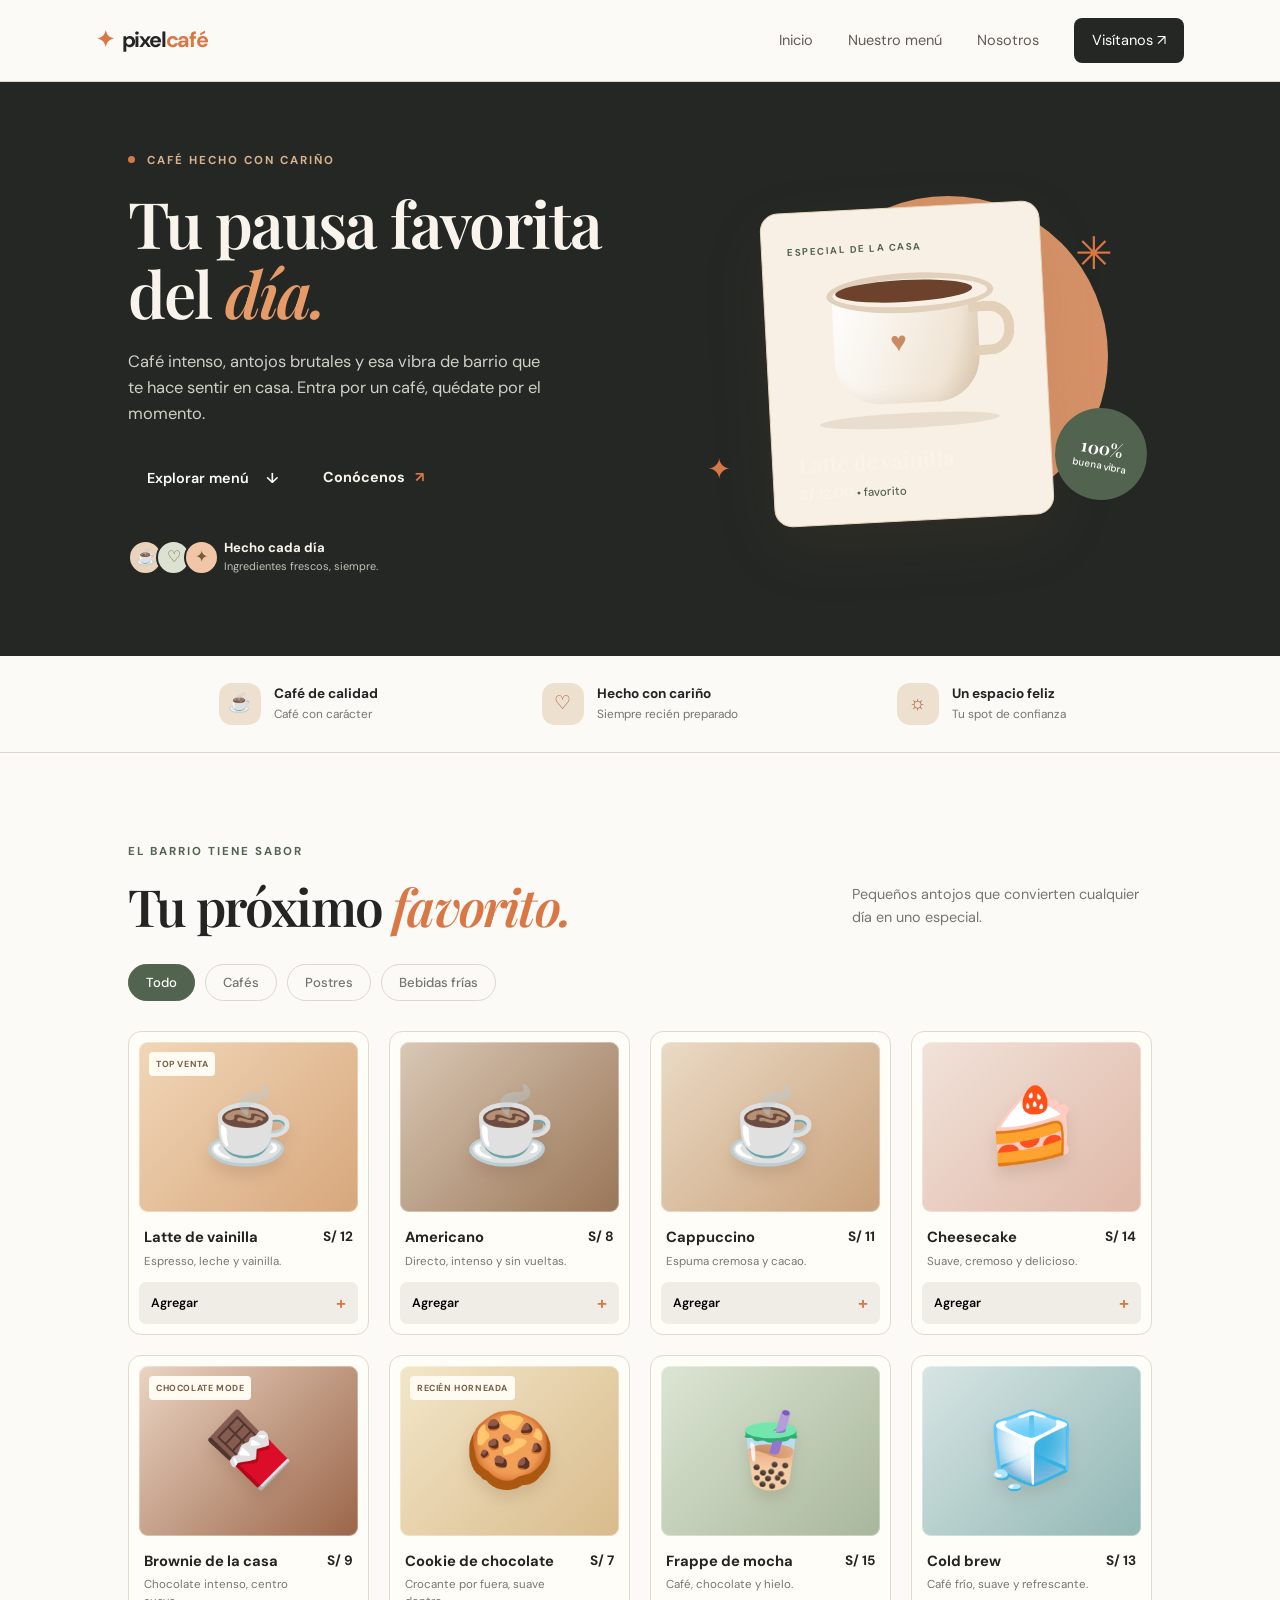
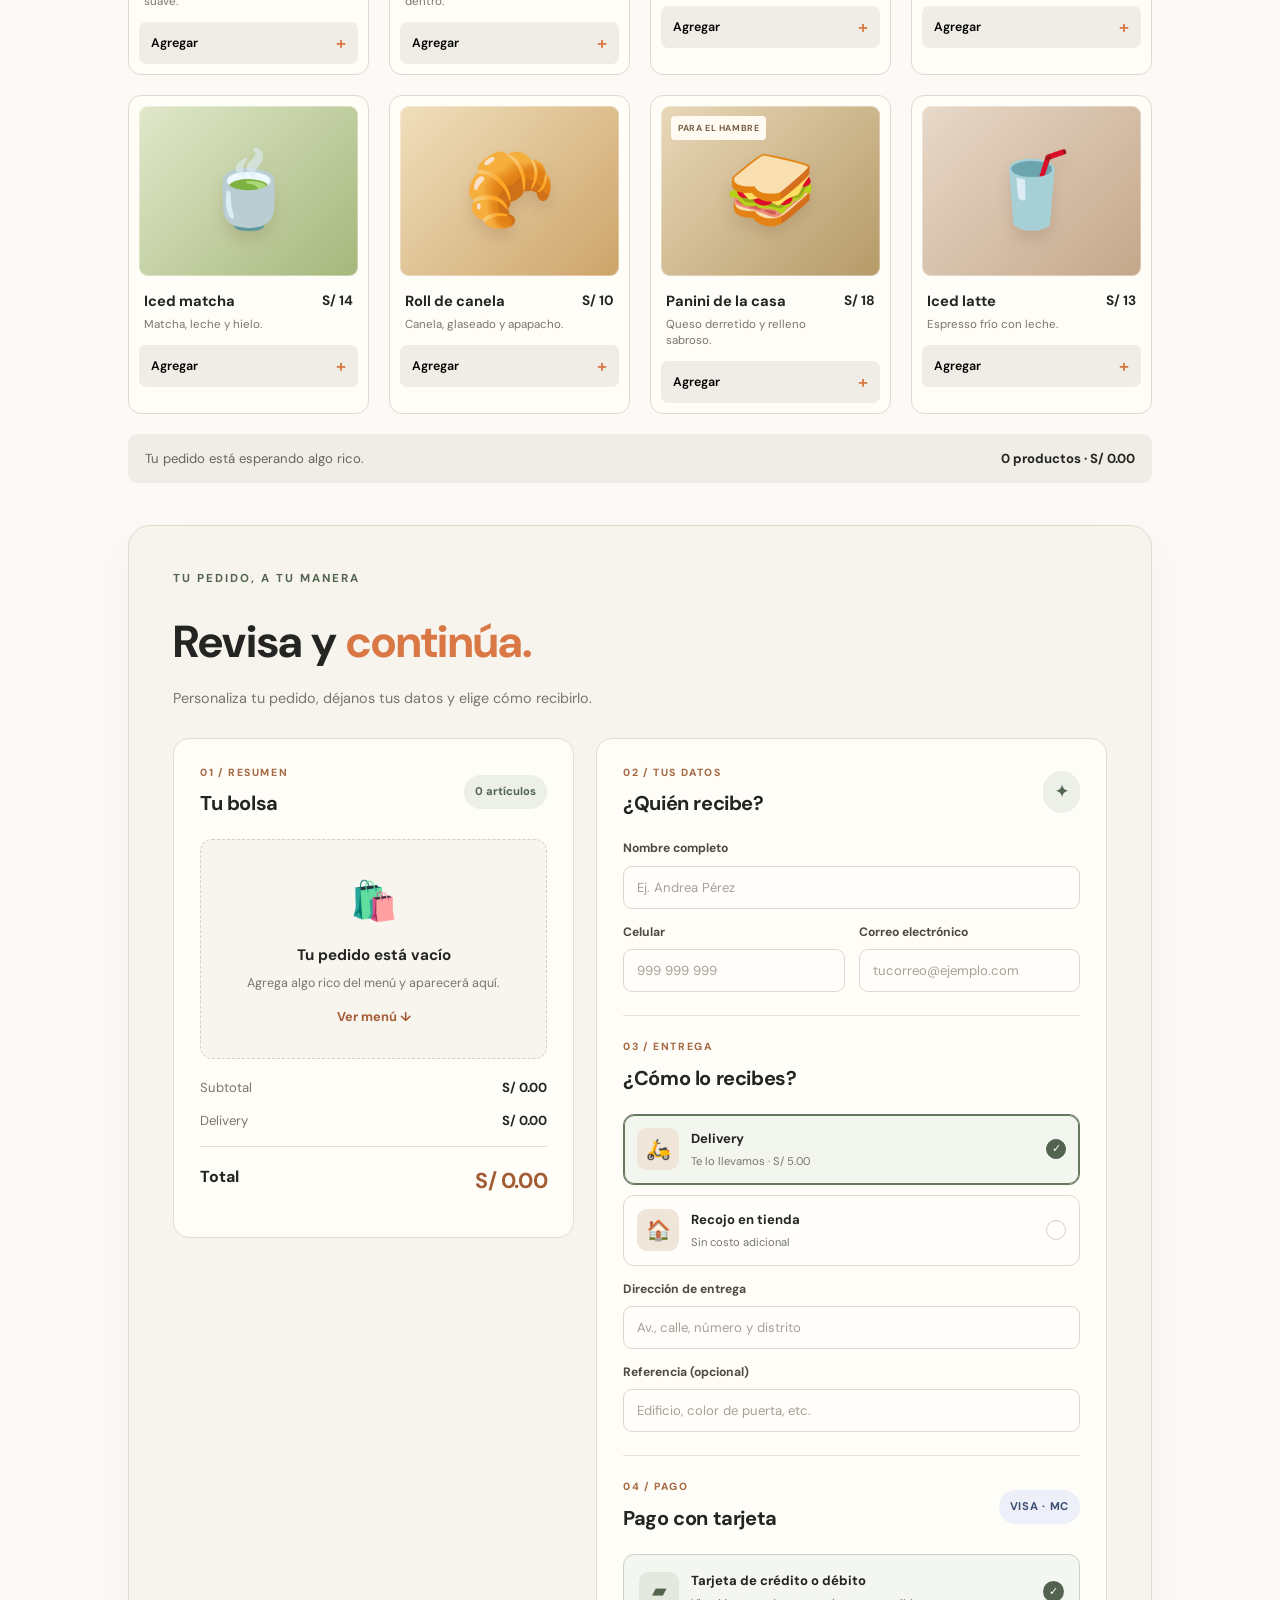
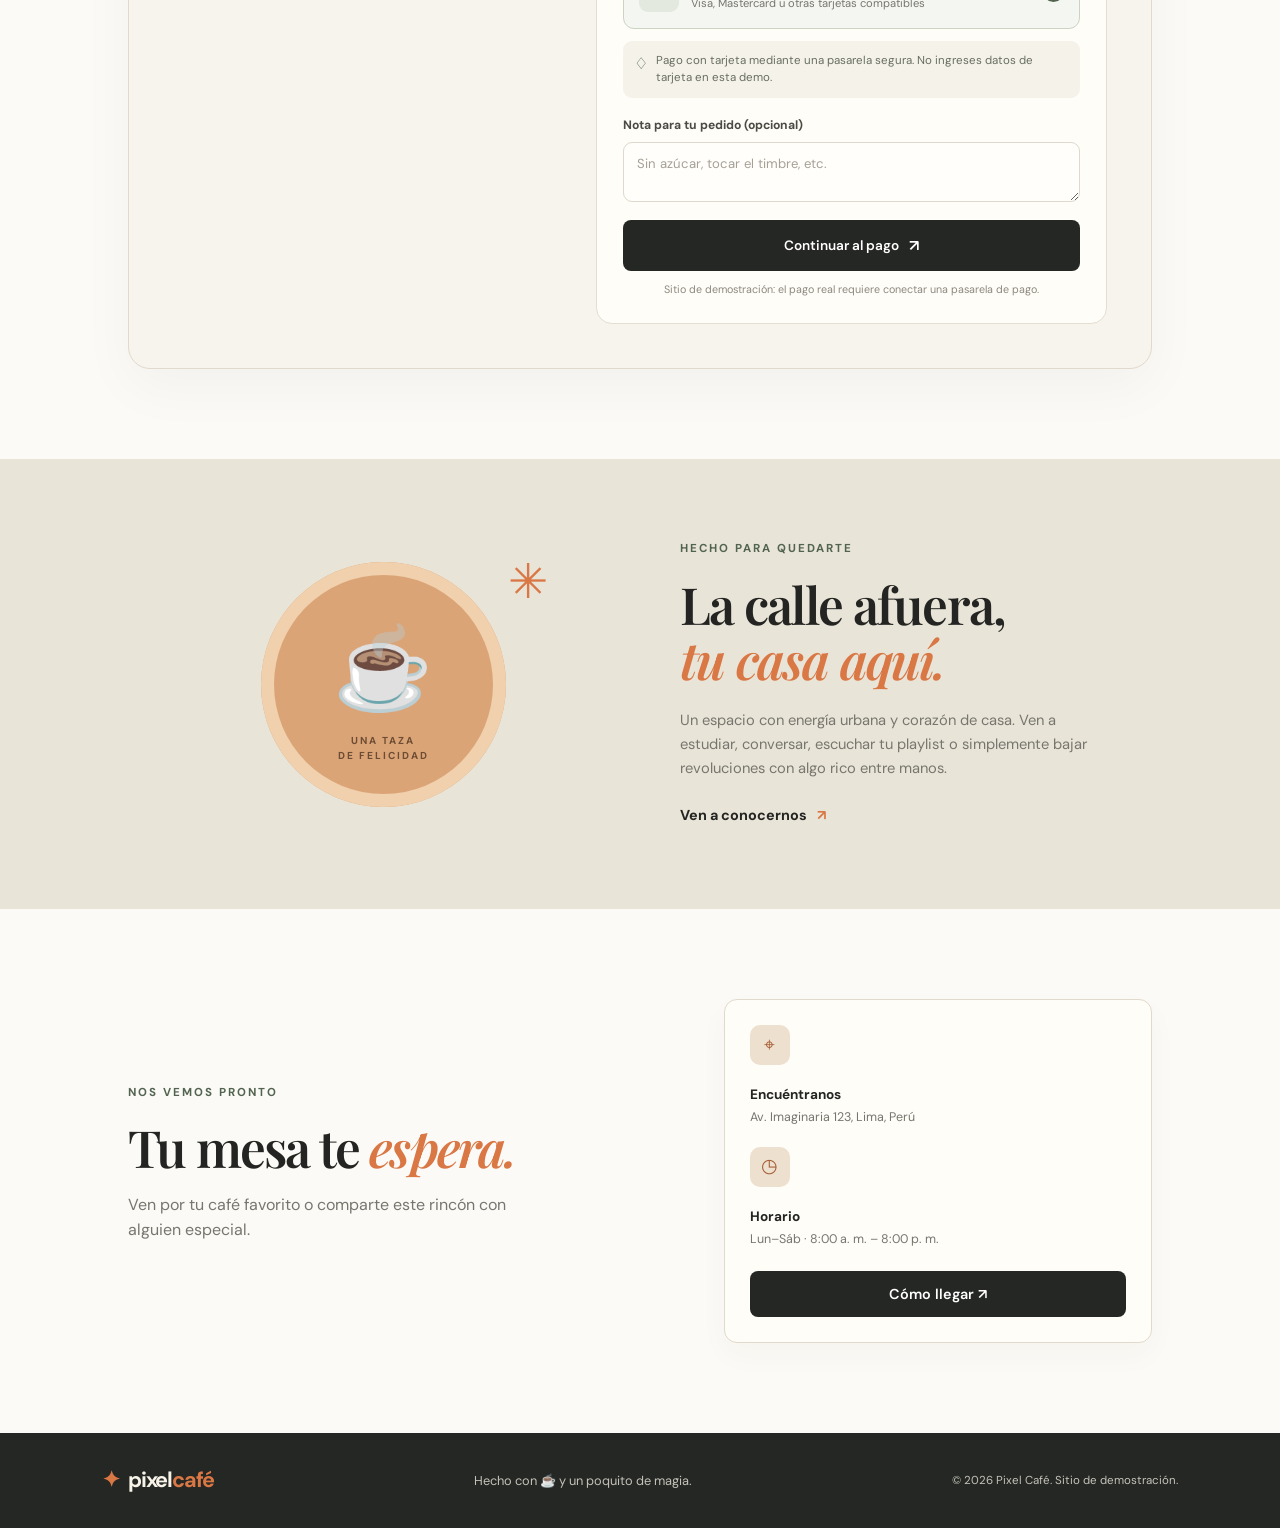
<file: index.html>
<!DOCTYPE html>
<html lang="es">
<head>
  <meta charset="UTF-8">
  <meta name="viewport" content="width=device-width, initial-scale=1.0">
  <meta name="description" content="Pixel Café: café de barrio, sabores urbanos y un espacio acogedor.">
  <title>Pixel Café | Un descanso delicioso</title>
  <link rel="stylesheet" href="styles.css">
  <script src="script.js" defer></script>
</head>
<body>
  <header class="site-header">
    <a class="logo" href="#inicio" aria-label="Pixel Café, inicio"><span class="logo-mark">✦</span> pixel<span>café</span></a>
    <button class="menu-toggle" id="menuToggle" aria-label="Abrir menú" aria-expanded="false">☰</button>
    <nav id="mainNav" class="main-nav">
      <a href="#inicio">Inicio</a>
      <a href="#menu">Nuestro menú</a>
      <a href="#nosotros">Nosotros</a>
      <a class="nav-cta" href="#contacto">Visítanos ↗</a>
    </nav>
  </header>

  <main>
    <section class="hero" id="inicio">
      <div class="hero-content">
        <p class="eyebrow"><span class="dot"></span> CAFÉ HECHO CON CARIÑO</p>
        <h1>Tu pausa favorita<br>del <span>día.</span></h1>
        <p class="hero-copy">Café intenso, antojos brutales y esa vibra de barrio que te hace sentir en casa. Entra por un café, quédate por el momento.</p>
        <div class="hero-actions">
          <a class="button button-dark" href="#menu">Explorar menú <span>↓</span></a>
          <a class="text-link" href="#nosotros">Conócenos <span>↗</span></a>
        </div>
        <div class="hero-note"><div class="avatar-stack"><span>☕</span><span>♡</span><span>✦</span></div><p><strong>Hecho cada día</strong><br><small>Ingredientes frescos, siempre.</small></p></div>
      </div>
      <div class="hero-art" aria-label="Ilustración de una taza de café">
        <div class="sun-shape"></div>
        <div class="spark spark-one">✳</div><div class="spark spark-two">✦</div>
        <div class="coffee-card"><span class="card-label">ESPECIAL DE LA CASA</span><div class="cup"><div class="coffee"></div><div class="cup-handle"></div><div class="cup-heart">♥</div></div><div class="coffee-shadow"></div><p class="coffee-name">Latte de vainilla</p><p class="coffee-price">S/ 12.00 <span>• favorito</span></p></div>
        <div class="floating-tag">100% <small>buena vibra</small></div>
      </div>
    </section>

    <section class="features" aria-label="Lo que nos hace especiales">
      <div><span class="feature-icon">☕</span><p><strong>Café de calidad</strong><small>Café con carácter</small></p></div>
      <div><span class="feature-icon">♡</span><p><strong>Hecho con cariño</strong><small>Siempre recién preparado</small></p></div>
      <div><span class="feature-icon">☼</span><p><strong>Un espacio feliz</strong><small>Tu spot de confianza</small></p></div>
    </section>

    <section class="menu-section section-wrap" id="menu">
      <div class="section-heading"><div><p class="eyebrow">EL BARRIO TIENE SABOR</p><h2>Tu próximo <span>favorito.</span></h2></div><p>Pequeños antojos que convierten cualquier día en uno especial.</p></div>
      <div class="filter-bar" role="group" aria-label="Filtrar productos">
        <button class="filter active" data-filter="todos">Todo</button>
        <button class="filter" data-filter="cafe">Cafés</button>
        <button class="filter" data-filter="postre">Postres</button>
        <button class="filter" data-filter="frio">Bebidas frías</button>
      </div>
      <div class="product-grid" id="productGrid">
        <article class="product-card" data-category="cafe"><div class="product-visual visual-latte"><span>☕</span><b>TOP VENTA</b></div><div class="product-info"><div><h3>Latte de vainilla</h3><p>Espresso, leche y vainilla.</p></div><strong>S/ 12</strong></div><button class="add-button" data-name="Latte de vainilla" data-price="12">Agregar <span>+</span></button></article>
        <article class="product-card" data-category="cafe"><div class="product-visual visual-americano"><span>☕</span></div><div class="product-info"><div><h3>Americano</h3><p>Directo, intenso y sin vueltas.</p></div><strong>S/ 8</strong></div><button class="add-button" data-name="Americano" data-price="8">Agregar <span>+</span></button></article>
        <article class="product-card" data-category="cafe"><div class="product-visual visual-cappuccino"><span>☕</span></div><div class="product-info"><div><h3>Cappuccino</h3><p>Espuma cremosa y cacao.</p></div><strong>S/ 11</strong></div><button class="add-button" data-name="Cappuccino" data-price="11">Agregar <span>+</span></button></article>
        <article class="product-card" data-category="postre"><div class="product-visual visual-cake"><span>🍰</span></div><div class="product-info"><div><h3>Cheesecake</h3><p>Suave, cremoso y delicioso.</p></div><strong>S/ 14</strong></div><button class="add-button" data-name="Cheesecake" data-price="14">Agregar <span>+</span></button></article>
        <article class="product-card" data-category="postre"><div class="product-visual visual-brownie"><span>🍫</span><b>CHOCOLATE MODE</b></div><div class="product-info"><div><h3>Brownie de la casa</h3><p>Chocolate intenso, centro suave.</p></div><strong>S/ 9</strong></div><button class="add-button" data-name="Brownie de la casa" data-price="9">Agregar <span>+</span></button></article>
        <article class="product-card" data-category="postre"><div class="product-visual visual-cookie"><span>🍪</span><b>RECIÉN HORNEADA</b></div><div class="product-info"><div><h3>Cookie de chocolate</h3><p>Crocante por fuera, suave dentro.</p></div><strong>S/ 7</strong></div><button class="add-button" data-name="Cookie de chocolate" data-price="7">Agregar <span>+</span></button></article>
        <article class="product-card" data-category="frio"><div class="product-visual visual-frappe"><span>🧋</span></div><div class="product-info"><div><h3>Frappe de mocha</h3><p>Café, chocolate y hielo.</p></div><strong>S/ 15</strong></div><button class="add-button" data-name="Frappe de mocha" data-price="15">Agregar <span>+</span></button></article>
        <article class="product-card" data-category="frio"><div class="product-visual visual-coldbrew"><span>🧊</span></div><div class="product-info"><div><h3>Cold brew</h3><p>Café frío, suave y refrescante.</p></div><strong>S/ 13</strong></div><button class="add-button" data-name="Cold brew" data-price="13">Agregar <span>+</span></button></article>
        <article class="product-card" data-category="frio"><div class="product-visual visual-matcha"><span>🍵</span></div><div class="product-info"><div><h3>Iced matcha</h3><p>Matcha, leche y hielo.</p></div><strong>S/ 14</strong></div><button class="add-button" data-name="Iced matcha" data-price="14">Agregar <span>+</span></button></article>
        <article class="product-card" data-category="postre"><div class="product-visual visual-roll"><span>🥐</span></div><div class="product-info"><div><h3>Roll de canela</h3><p>Canela, glaseado y apapacho.</p></div><strong>S/ 10</strong></div><button class="add-button" data-name="Roll de canela" data-price="10">Agregar <span>+</span></button></article>
        <article class="product-card" data-category="postre"><div class="product-visual visual-panini"><span>🥪</span><b>PARA EL HAMBRE</b></div><div class="product-info"><div><h3>Panini de la casa</h3><p>Queso derretido y relleno sabroso.</p></div><strong>S/ 18</strong></div><button class="add-button" data-name="Panini de la casa" data-price="18">Agregar <span>+</span></button></article>
        <article class="product-card" data-category="frio"><div class="product-visual visual-icedlatte"><span>🥤</span></div><div class="product-info"><div><h3>Iced latte</h3><p>Espresso frío con leche.</p></div><strong>S/ 13</strong></div><button class="add-button" data-name="Iced latte" data-price="13">Agregar <span>+</span></button></article>
      </div>
      <div class="cart-status" id="cartStatus" aria-live="polite">Tu pedido está esperando algo rico. <span>0 productos · S/ 0.00</span></div>

      <section class="checkout-section" id="pedido" aria-labelledby="checkoutTitle">
        <div class="checkout-heading">
          <p class="eyebrow">TU PEDIDO, A TU MANERA</p>
          <h2 id="checkoutTitle">Revisa y <span>continúa.</span></h2>
          <p>Personaliza tu pedido, déjanos tus datos y elige cómo recibirlo.</p>
        </div>
        <div class="checkout-layout">
          <div class="order-panel">
            <div class="panel-title"><div><span class="panel-kicker">01 / RESUMEN</span><h3>Tu bolsa</h3></div><span class="order-count" id="orderCount">0 artículos</span></div>
            <div class="order-items" id="orderItems"><div class="empty-cart"><span>🛍️</span><strong>Tu pedido está vacío</strong><p>Agrega algo rico del menú y aparecerá aquí.</p><a href="#menu">Ver menú ↓</a></div></div>
            <div class="order-totals">
              <div><span>Subtotal</span><strong id="subtotalValue">S/ 0.00</strong></div>
              <div><span>Delivery</span><strong id="deliveryValue">S/ 0.00</strong></div>
              <div class="grand-total"><span>Total</span><strong id="totalValue">S/ 0.00</strong></div>
            </div>
          </div>
          <form class="checkout-form" id="checkoutForm">
            <div class="panel-title"><div><span class="panel-kicker">02 / TUS DATOS</span><h3>¿Quién recibe?</h3></div><span class="step-icon">✦</span></div>
            <div class="form-grid">
              <label class="field field-full">Nombre completo<input type="text" name="customerName" placeholder="Ej. Andrea Pérez" autocomplete="name" required></label>
              <label class="field">Celular<input type="tel" name="phone" placeholder="999 999 999" autocomplete="tel" pattern="[0-9 +()-]{7,15}" required></label>
              <label class="field">Correo electrónico<input type="email" name="email" placeholder="tucorreo@ejemplo.com" autocomplete="email" required></label>
            </div>
            <div class="form-divider"></div>
            <div class="panel-title"><div><span class="panel-kicker">03 / ENTREGA</span><h3>¿Cómo lo recibes?</h3></div></div>
            <div class="delivery-options">
              <label class="choice-card"><input type="radio" name="fulfillment" value="delivery" checked><span class="choice-icon">🛵</span><span><strong>Delivery</strong><small>Te lo llevamos · S/ 5.00</small></span><span class="choice-check">✓</span></label>
              <label class="choice-card"><input type="radio" name="fulfillment" value="pickup"><span class="choice-icon">🏠</span><span><strong>Recojo en tienda</strong><small>Sin costo adicional</small></span><span class="choice-check">✓</span></label>
            </div>
            <div class="form-grid address-fields" id="addressFields">
              <label class="field field-full">Dirección de entrega<input type="text" name="address" placeholder="Av., calle, número y distrito" autocomplete="street-address" required></label>
              <label class="field field-full">Referencia (opcional)<input type="text" name="reference" placeholder="Edificio, color de puerta, etc."></label>
            </div>
            <div class="form-divider"></div>
            <div class="panel-title"><div><span class="panel-kicker">04 / PAGO</span><h3>Pago con tarjeta</h3></div><span class="card-brands">VISA · MC</span></div>
            <div class="payment-method"><span class="payment-icon">▰</span><div><strong>Tarjeta de crédito o débito</strong><small>Visa, Mastercard u otras tarjetas compatibles</small></div><span class="selected-check">✓</span></div>
            <p class="secure-note"><span>♢</span> Pago con tarjeta mediante una pasarela segura. No ingreses datos de tarjeta en esta demo.</p>
            <label class="field field-full notes-field">Nota para tu pedido (opcional)<textarea name="notes" rows="2" placeholder="Sin azúcar, tocar el timbre, etc."></textarea></label>
            <button class="button button-dark checkout-button" type="submit">Continuar al pago <span>↗</span></button>
            <p class="checkout-disclaimer">Sitio de demostración: el pago real requiere conectar una pasarela de pago.</p>
            <div class="checkout-message" id="checkoutMessage" role="status" aria-live="polite" hidden></div>
          </form>
        </div>
      </section>
    </section>

    <section class="about-section" id="nosotros"><div class="about-art"><div class="about-circle"><span>☕</span><small>UNA TAZA<br>DE FELICIDAD</small></div><span class="about-spark">✳</span></div><div class="about-copy"><p class="eyebrow">HECHO PARA QUEDARTE</p><h2>La calle afuera,<br><span>tu casa aquí.</span></h2><p>Un espacio con energía urbana y corazón de casa. Ven a estudiar, conversar, escuchar tu playlist o simplemente bajar revoluciones con algo rico entre manos.</p><a href="#contacto" class="text-link">Ven a conocernos <span>↗</span></a></div></section>

    <section class="contact-section section-wrap" id="contacto"><div><p class="eyebrow">NOS VEMOS PRONTO</p><h2>Tu mesa te <span>espera.</span></h2><p>Ven por tu café favorito o comparte este rincón con alguien especial.</p></div><div class="contact-card"><p><span>⌖</span><div><strong>Encuéntranos</strong><small>Av. Imaginaria 123, Lima, Perú</small></div></p><p><span>◷</span><div><strong>Horario</strong><small>Lun–Sáb · 8:00 a. m. – 8:00 p. m.</small></div></p><a class="button button-dark" href="https://www.google.com/maps/search/cafeteria+Lima" target="_blank" rel="noopener">Cómo llegar ↗</a></div></section>
  </main>

  <footer><a class="logo" href="#inicio"><span class="logo-mark">✦</span> pixel<span>café</span></a><p>Hecho con ☕ y un poquito de magia.</p><small>© <span id="year"></span> Pixel Café. Sitio de demostración.</small></footer>
  <div class="toast" id="toast" role="status" aria-live="polite"></div>
</body>
</html>
</file>
<file: styles.css>
@import url('https://fonts.googleapis.com/css2?family=DM+Sans:wght@400;500;600;700&family=Playfair+Display:wght@500;600;700&display=swap');
:root{--ink:#28241f;--muted:#77716a;--cream:#fbf7ef;--paper:#fffdf9;--orange:#e88b55;--green:#68765a;--line:#e9e1d6;--serif:'Playfair Display',Georgia,serif;--sans:'DM Sans',Arial,sans-serif}
*{box-sizing:border-box}html{scroll-behavior:smooth;scroll-padding-top:85px}body{margin:0;background:var(--paper);color:var(--ink);font-family:var(--sans);line-height:1.6}a{color:inherit;text-decoration:none}.site-header{height:82px;padding:0 7.5%;display:flex;align-items:center;justify-content:space-between;background:rgba(255,253,249,.94);position:sticky;top:0;z-index:10;border-bottom:1px solid rgba(233,225,214,.6);backdrop-filter:blur(12px)}.logo{font-weight:700;font-size:1.35rem;letter-spacing:-1px}.logo>span:last-child{color:var(--orange)}.logo-mark{color:var(--orange);margin-right:5px}.main-nav{display:flex;align-items:center;gap:35px;font-size:.91rem}.main-nav a:not(.nav-cta){color:#625c54;transition:color .2s}.main-nav a:hover{color:var(--orange)}.nav-cta{background:var(--ink);color:white;padding:11px 18px;border-radius:8px}.menu-toggle{display:none;background:none;border:0;font-size:1.6rem}.hero{padding:70px 10% 80px;display:grid;grid-template-columns:1fr 1fr;align-items:center;gap:45px;min-height:560px;background:var(--cream);overflow:hidden}.eyebrow{font-size:.72rem;font-weight:700;letter-spacing:2px;color:var(--green);margin:0 0 18px}.dot{display:inline-block;width:7px;height:7px;background:var(--orange);border-radius:50%;margin:0 7px 1px 0}.hero h1,.section-heading h2,.about-copy h2,.contact-section h2{font:600 clamp(2.7rem,5vw,4.65rem)/1.08 var(--serif);letter-spacing:-1.8px;margin:0}.hero h1 span,.section-heading h2 span,.about-copy h2 span,.contact-section h2 span{color:var(--orange);font-style:italic}.hero-copy{max-width:430px;color:var(--muted);margin:22px 0 27px;font-size:1.03rem}.hero-actions{display:flex;align-items:center;gap:25px}.button{display:inline-flex;align-items:center;justify-content:center;gap:17px;border:0;border-radius:8px;padding:14px 19px;font:600 .9rem var(--sans);cursor:pointer;transition:transform .2s,background .2s}.button:hover{transform:translateY(-2px)}.button-dark{background:var(--ink);color:white}.button-dark:hover{background:#4b4138}.text-link{font-weight:700;font-size:.9rem}.text-link span{color:var(--orange);margin-left:7px}.hero-note{display:flex;align-items:center;gap:12px;margin-top:38px}.avatar-stack{display:flex}.avatar-stack span{display:grid;place-items:center;width:35px;height:35px;border:2px solid var(--cream);border-radius:50%;background:#e9d3bb;margin-right:-7px;color:#765a3e}.avatar-stack span:nth-child(2){background:#dce2d1}.avatar-stack span:nth-child(3){background:#f1c5a7}.hero-note p{margin:0;font-size:.82rem;line-height:1.4}.hero-note small{color:var(--muted)}.hero-art{height:390px;position:relative;display:grid;place-items:center}.sun-shape{position:absolute;width:320px;height:320px;border-radius:50%;background:#f4d9bc;right:9%;top:7%}.coffee-card{z-index:1;background:#fffaf2;border:1px solid #f1e6d8;border-radius:18px;width:280px;padding:24px 25px 20px;box-shadow:0 22px 65px #8a67401c;transform:rotate(-3deg)}.card-label{font-size:.61rem;letter-spacing:1.5px;color:var(--green);font-weight:700}.cup{position:relative;width:145px;height:115px;margin:30px auto 0;background:linear-gradient(110deg,#fff 0%,#f0e5d5 75%,#ddc9b1 100%);border-radius:10px 10px 45px 45px;box-shadow:inset -9px -4px 15px #b9a18a30}.cup:before{content:"";position:absolute;top:-15px;left:-5px;width:155px;height:28px;border-radius:50%;background:#f8f0e5;border:6px solid #e1d0bb;z-index:2}.coffee{position:absolute;top:-8px;left:4px;width:137px;height:22px;background:#6c422d;border-radius:50%;z-index:3}.cup-handle{position:absolute;right:-36px;top:17px;width:45px;height:54px;border:10px solid #e3d0b8;border-left:0;border-radius:0 25px 25px 0}.cup-heart{position:absolute;top:32px;left:57px;color:#c98b65;font-size:28px;z-index:4}.coffee-shadow{height:15px;width:180px;background:#b9a28b40;border-radius:50%;margin:10px auto 17px}.coffee-name{font:600 1.35rem var(--serif);margin:0}.coffee-price{font-size:.88rem;font-weight:700;margin:5px 0 0}.coffee-price span{color:var(--green);font-size:.72rem;font-weight:500}.spark{position:absolute;color:var(--orange)}.spark-one{font-size:2.8rem;right:8%;top:13%}.spark-two{font-size:1.8rem;left:9%;bottom:17%}.floating-tag{position:absolute;right:1%;bottom:15%;background:var(--green);color:white;border-radius:50%;width:92px;height:92px;display:flex;align-items:center;justify-content:center;flex-direction:column;font:700 1.1rem var(--serif);transform:rotate(10deg);z-index:2}.floating-tag small{font:500 .6rem var(--sans)}.features{padding:27px 11%;display:grid;grid-template-columns:repeat(3,1fr);gap:25px;border-bottom:1px solid var(--line)}.features>div{display:flex;align-items:center;justify-content:center;gap:13px}.feature-icon{width:42px;height:42px;display:grid;place-items:center;border-radius:13px;background:#f7e9da;color:#a66b43;font-size:1.2rem}.features p{margin:0;line-height:1.4}.features strong,.features small{display:block}.features strong{font-size:.85rem}.features small{font-size:.74rem;color:var(--muted);margin-top:3px}.section-wrap{padding:90px 10%}.section-heading{display:flex;align-items:end;justify-content:space-between;gap:35px}.section-heading h2,.about-copy h2,.contact-section h2{font-size:clamp(2.3rem,4vw,3.4rem)}.section-heading>p{max-width:300px;color:var(--muted);font-size:.9rem;margin-bottom:5px}.filter-bar{display:flex;gap:10px;margin:30px 0}.filter{background:transparent;border:1px solid var(--line);padding:9px 17px;border-radius:30px;color:var(--muted);font:500 .82rem var(--sans);cursor:pointer}.filter.active,.filter:hover{background:var(--ink);border-color:var(--ink);color:white}.product-grid{display:grid;grid-template-columns:repeat(4,1fr);gap:20px}.product-card{border:1px solid var(--line);border-radius:13px;padding:10px;background:white;transition:transform .25s,box-shadow .25s}.product-card:hover{transform:translateY(-5px);box-shadow:0 14px 35px #3c2c1a0d}.product-visual{height:170px;border-radius:9px;display:grid;place-items:center;position:relative;overflow:hidden}.product-visual>span{font-size:4.6rem;filter:drop-shadow(0 9px 7px #65402025);transition:transform .3s}.product-card:hover .product-visual>span{transform:scale(1.1) rotate(-4deg)}.product-visual b{position:absolute;top:10px;left:10px;background:#fffaf2;padding:5px 7px;border-radius:4px;font-size:.55rem;letter-spacing:.6px;color:#785f43}.visual-latte{background:#f4e2cf}.visual-cake{background:#f1e7e3}.visual-frappe{background:#e4eadf}.visual-cookie{background:#f2e8d4}.product-info{display:flex;justify-content:space-between;align-items:start;gap:5px;padding:14px 5px 12px}.product-info h3{font-size:.92rem;margin:0 0 4px}.product-info p{font-size:.72rem;color:var(--muted);margin:0;line-height:1.4}.product-info>strong{font-size:.85rem;white-space:nowrap}.add-button{width:100%;display:flex;align-items:center;justify-content:space-between;padding:10px 12px;background:#f8f4ee;border:0;border-radius:7px;font:600 .78rem var(--sans);cursor:pointer}.add-button span{font-size:1.1rem;color:var(--orange)}.add-button:hover{background:#f2e5d5}.cart-status{margin-top:20px;background:#f8f4ee;border-radius:9px;padding:14px 17px;color:var(--muted);font-size:.82rem;display:flex;justify-content:space-between;gap:12px}.cart-status span{font-weight:700;color:var(--ink)}.about-section{padding:75px 13%;background:#f6eee3;display:grid;grid-template-columns:1fr 1fr;gap:80px;align-items:center}.about-art{height:300px;position:relative;display:grid;place-items:center}.about-circle{width:245px;height:245px;border-radius:50%;background:#e5c19c;display:flex;align-items:center;justify-content:center;flex-direction:column;box-shadow:inset 0 0 0 13px #f1d9bf}.about-circle span{font-size:5rem}.about-circle small{font-weight:700;font-size:.63rem;letter-spacing:2px;text-align:center;line-height:1.5;color:#6c4d34}.about-spark{position:absolute;top:10px;right:12%;font-size:3rem;color:var(--orange)}.about-copy>p:not(.eyebrow){color:var(--muted);font-size:.92rem;max-width:450px;margin:22px 0}.contact-section{display:grid;grid-template-columns:1fr .8fr;gap:60px;align-items:center}.contact-section>div:first-child>p:last-child{color:var(--muted);max-width:390px}.contact-card{padding:25px;background:white;border:1px solid var(--line);border-radius:13px;box-shadow:0 12px 30px #45321a08}.contact-card>p{display:flex;align-items:center;gap:15px;margin:0 0 19px}.contact-card>p>span{display:grid;place-items:center;width:40px;height:40px;border-radius:10px;background:#f6e9dc;color:#a66b43;font-size:1.2rem}.contact-card strong,.contact-card small{display:block}.contact-card strong{font-size:.85rem}.contact-card small{color:var(--muted);font-size:.78rem;margin-top:2px}.contact-card .button{width:100%;margin-top:3px}footer{padding:30px 8%;border-top:1px solid var(--line);display:flex;align-items:center;justify-content:space-between;gap:20px;flex-wrap:wrap}footer p{font-size:.8rem;color:var(--muted);margin:0}footer>small{font-size:.72rem;color:var(--muted)}.toast{position:fixed;bottom:22px;left:50%;transform:translate(-50%,20px);opacity:0;pointer-events:none;background:var(--ink);color:white;padding:12px 20px;border-radius:9px;font-size:.85rem;box-shadow:0 10px 30px #0002;transition:all .25s;z-index:20}.toast.show{opacity:1;transform:translate(-50%,0)}
@media(max-width:1000px){.hero{padding-left:7%;padding-right:7%;gap:20px}.product-grid{grid-template-columns:repeat(2,1fr)}.section-wrap{padding-left:7%;padding-right:7%}.about-section{padding-left:8%;padding-right:8%;gap:35px}.sun-shape{width:270px;height:270px}.coffee-card{transform:scale(.92) rotate(-3deg)}}@media(max-width:700px){.site-header{height:70px;padding:0 6%}.menu-toggle{display:block;color:var(--ink)}.main-nav{display:none;position:absolute;top:69px;left:0;right:0;background:var(--paper);padding:22px 6%;flex-direction:column;align-items:stretch;gap:18px;border-bottom:1px solid var(--line)}.main-nav.open{display:flex}.nav-cta{text-align:center}.hero{grid-template-columns:1fr;padding:55px 7% 35px;gap:10px}.hero h1{font-size:3.35rem}.hero-art{height:340px}.sun-shape{right:13%;top:8%;width:260px;height:260px}.coffee-card{transform:scale(.88) rotate(-3deg)}.floating-tag{right:4%;bottom:7%}.features{grid-template-columns:1fr;padding:20px 8%;gap:17px}.features>div{justify-content:flex-start}.section-wrap{padding:65px 6%}.section-heading{display:block}.section-heading>p{margin-top:16px}.product-grid{gap:12px}.product-visual{height:135px}.product-visual>span{font-size:3.7rem}.product-info{display:block}.product-info>strong{display:block;margin-top:8px}.cart-status{display:block}.cart-status span{display:block;margin-top:5px}.about-section{grid-template-columns:1fr;padding:50px 7%;gap:15px}.about-art{height:260px}.about-circle{width:220px;height:220px}.about-copy h2{font-size:2.65rem}.contact-section{grid-template-columns:1fr;gap:20px}.contact-section h2{font-size:2.7rem}footer{flex-direction:column;align-items:flex-start;gap:9px;padding:25px 7%}}@media(max-width:380px){.hero h1{font-size:2.8rem}.product-grid{grid-template-columns:1fr}.product-visual{height:170px}.hero-actions{gap:15px}.button{padding:12px 14px}}


/* --- PIXEL CAFE: refresh urbano + acogedor --- */
:root{--ink:#242522;--muted:#77766e;--cream:#f4f0e8;--paper:#fbfaf6;--orange:#d97745;--green:#52644f;--line:#ded9cf}
body{background:var(--paper)}
.site-header{background:rgba(251,250,246,.96);border-bottom-color:#dcd6ca}
.logo{letter-spacing:-1.2px}.logo-mark{color:#d97745}
.nav-cta,.button-dark{background:#252724}
.nav-cta:hover,.button-dark:hover{background:#52644f}
.hero{background:#242724;color:#f9f4eb;position:relative}
.hero:after{content:"";position:absolute;inset:0;pointer-events:none;opacity:.12;background-image:radial-gradient(#d9c7a8 .7px,transparent .7px);background-size:8px 8px}
.hero-content,.hero-art{position:relative;z-index:1}
.hero .eyebrow{color:#d8b28e}.hero h1 span{color:#e59a68}.hero-copy{color:#d0cec5}
.hero-note small{color:#c4c2b8}.avatar-stack span{border-color:#242724}
.sun-shape{background:#df976b;opacity:.95}
.coffee-card{background:#f8f0e4;border-color:#e6d4bd}
.floating-tag{background:#52644f}
.features{background:#fbfaf6;border-bottom-color:#ded9cf}
.feature-icon{background:#eee0cf;color:#a45c35}
.filter.active,.filter:hover{background:#52644f;border-color:#52644f}
.product-card{border-color:#e1d9cc;background:#fffdf8}
.product-card:hover{box-shadow:0 14px 35px #29251d12}
.product-visual{position:relative}
.product-visual:after{content:"";position:absolute;inset:0;border:1px solid #ffffff55;border-radius:9px;pointer-events:none}
.visual-latte{background:linear-gradient(135deg,#f1d6b7,#d7a77c)}
.visual-cake{background:linear-gradient(135deg,#f1e2d9,#dfb8a7)}
.visual-frappe{background:linear-gradient(135deg,#dce5d3,#a8b79c)}
.visual-cookie{background:linear-gradient(135deg,#f3e6c9,#d8bb8b)}
.visual-americano{background:linear-gradient(135deg,#d9c8b5,#9a7658)}
.visual-cappuccino{background:linear-gradient(135deg,#eadac4,#c9a17b)}
.visual-brownie{background:linear-gradient(135deg,#ead4c2,#9b6549)}
.visual-coldbrew{background:linear-gradient(135deg,#d7e5e4,#91b7b4)}
.visual-matcha{background:linear-gradient(135deg,#e0e8ca,#a6b77c)}
.visual-roll{background:linear-gradient(135deg,#f0dfbc,#cda46a)}
.visual-panini{background:linear-gradient(135deg,#e8d8b8,#b69a68)}
.visual-icedlatte{background:linear-gradient(135deg,#e8d9c9,#c4a78a)}
.add-button{background:#efede5}.add-button:hover{background:#e6dfd2}
.cart-status{background:#efede5;color:#66665d}
.about-section{background:#e9e4d8}
.about-circle{background:#dba477;box-shadow:inset 0 0 0 13px #f0d0ad}
.about-copy .eyebrow{color:#52644f}
.contact-card{background:#fffdf8;border-color:#e1d9cc}
.contact-card>p>span{background:#eee0cf;color:#a45c35}
footer{background:#242724;color:#f8f3e9;border-top:0}
footer .logo{color:#f8f3e9}footer p,footer>small{color:#c5c2b9}
.toast{background:#52644f}
@media(max-width:700px){.hero{background:#242724}.main-nav{background:#fbfaf6}}

/* --- Checkout / pedido y pago --- */
.checkout-section{margin-top:42px;padding:clamp(22px,4vw,44px);border:1px solid #e1d9cc;border-radius:22px;background:#f7f4ed;box-shadow:0 18px 55px #29251d0a}
.checkout-heading{margin-bottom:28px}.checkout-heading h2{font-size:clamp(2rem,3.5vw,2.8rem);margin:8px 0}.checkout-heading h2 span{color:var(--orange)}.checkout-heading>p:last-child{color:var(--muted);margin:0;font-size:.9rem}
.checkout-layout{display:grid;grid-template-columns:minmax(0,.88fr) minmax(0,1.12fr);gap:22px;align-items:start}
.order-panel,.checkout-form{min-width:0;background:#fffdf8;border:1px solid #e4ddd1;border-radius:16px;padding:clamp(17px,2.5vw,26px)}
.panel-title{display:flex;align-items:center;justify-content:space-between;gap:12px;margin-bottom:20px}.panel-kicker{display:block;color:#a66a45;font-size:.65rem;letter-spacing:1.6px;font-weight:800;margin-bottom:6px}.panel-title h3{font-size:1.25rem;margin:0;letter-spacing:-.4px}.order-count,.step-icon,.card-brands{font-size:.7rem;font-weight:700;color:var(--green);background:#edf0e8;border-radius:30px;padding:8px 11px;white-space:nowrap}.step-icon{font-size:1rem;padding:8px 12px}.card-brands{color:#3b4d71;background:#edf0f8;letter-spacing:.7px}
.order-items{display:grid;gap:12px}.empty-cart{min-height:220px;display:flex;align-items:center;justify-content:center;flex-direction:column;text-align:center;background:#f8f5ef;border:1px dashed #d9d0c1;border-radius:12px;padding:24px}.empty-cart>span{font-size:2.4rem;margin-bottom:10px}.empty-cart strong{font-size:.95rem}.empty-cart p{color:var(--muted);font-size:.78rem;margin:7px 0 13px}.empty-cart a{font-size:.8rem;color:#a45c35;font-weight:700;text-decoration:none}
.order-item{display:grid;grid-template-columns:50px minmax(0,1fr) auto;gap:11px;align-items:center;padding:11px 0;border-bottom:1px solid #eee8df}.order-item-art{width:50px;height:50px;display:grid;place-items:center;border-radius:10px;background:#efe3d3;font-size:1.65rem}.order-item-details{min-width:0}.order-item-details>strong,.order-item-details>small{display:block}.order-item-details>strong{font-size:.82rem;line-height:1.3}.order-item-details>small{font-size:.72rem;color:var(--muted);margin-top:4px}.remove-item{background:none;border:0;padding:4px 0 0;color:#a45c35;font:600 .7rem var(--sans);cursor:pointer}.quantity-control{grid-column:2;display:flex;align-items:center;gap:12px;width:max-content;margin-top:-3px}.quantity-control button{width:25px;height:25px;display:grid;place-items:center;border:1px solid #ded6c9;border-radius:7px;background:#f8f5ef;color:var(--ink);font-size:1rem;cursor:pointer}.quantity-control span{min-width:10px;text-align:center;font-size:.8rem;font-weight:700}.item-total{grid-column:3;grid-row:1/3;font-size:.78rem;white-space:nowrap;align-self:center}
.order-totals{padding-top:18px}.order-totals>div{display:flex;justify-content:space-between;gap:12px;margin:0 0 12px;font-size:.82rem;color:var(--muted)}.order-totals strong{color:var(--ink);font-size:.82rem}.order-totals .grand-total{border-top:1px solid #e5ded3;margin-top:15px;padding-top:17px;color:var(--ink);font-size:1rem;font-weight:800}.order-totals .grand-total strong{font-size:1.35rem;color:#a45c35;letter-spacing:-.4px}
.form-grid{display:grid;grid-template-columns:1fr 1fr;gap:14px}.field{display:flex;flex-direction:column;gap:7px;color:#4b4a43;font-size:.76rem;font-weight:700;min-width:0}.field-full{grid-column:1/-1}.field input,.field textarea{width:100%;min-width:0;border:1px solid #ded8ce;background:#fffefa;border-radius:9px;padding:12px 13px;font:400 .82rem var(--sans);color:var(--ink);outline:none;transition:border .2s,box-shadow .2s}.field input:focus,.field textarea:focus{border-color:#b97951;box-shadow:0 0 0 3px #d977451c}.field input::placeholder,.field textarea::placeholder{color:#a5a096}.field textarea{resize:vertical}.form-divider{height:1px;background:#e9e2d8;margin:23px 0}.delivery-options{display:grid;gap:10px}.choice-card{position:relative;display:flex;align-items:center;gap:12px;border:1px solid #e0d9ce;background:#fffefa;padding:13px;border-radius:11px;cursor:pointer;transition:border .2s,background .2s}.choice-card:has(input:checked){border-color:#68785f;background:#f3f5ef;box-shadow:inset 0 0 0 1px #68785f}.choice-card input{position:absolute;opacity:0;pointer-events:none}.choice-icon{width:42px;height:42px;display:grid;place-items:center;background:#efe5d8;border-radius:10px;font-size:1.25rem}.choice-card strong,.choice-card small{display:block}.choice-card strong{font-size:.82rem}.choice-card small{font-size:.7rem;color:var(--muted);margin-top:4px}.choice-check{margin-left:auto;width:20px;height:20px;display:grid;place-items:center;border:1px solid #d8d1c5;border-radius:50%;color:transparent;font-size:.7rem}.choice-card:has(input:checked) .choice-check{background:var(--green);border-color:var(--green);color:white}.address-fields{margin-top:14px}.payment-method{display:flex;align-items:center;gap:12px;padding:15px;border:1px solid #cbd4c3;border-radius:11px;background:#f4f6f1}.payment-icon{width:40px;height:40px;display:grid;place-items:center;background:#e3e9de;color:#53664c;border-radius:9px;font-size:1.2rem}.payment-method strong,.payment-method small{display:block}.payment-method strong{font-size:.82rem}.payment-method small{font-size:.7rem;color:var(--muted);margin-top:4px}.selected-check{margin-left:auto;background:var(--green);color:white;width:21px;height:21px;display:grid;place-items:center;border-radius:50%;font-size:.7rem}.secure-note{display:flex;align-items:flex-start;gap:8px;color:#696e62;background:#f4f2e9;padding:11px;border-radius:9px;font-size:.72rem;line-height:1.5;margin:12px 0 18px}.secure-note span{font-size:1rem;color:var(--green)}.notes-field{margin-bottom:18px}.checkout-button{width:100%;justify-content:center;gap:10px;border:0;cursor:pointer;padding:15px 18px;font-size:.85rem}.checkout-button span{font-size:1rem}.checkout-disclaimer{font-size:.67rem;color:#8c887e;text-align:center;line-height:1.5;margin:10px 0 0}.checkout-message{margin-top:15px;padding:15px;border:1px solid #d5dfce;background:#f1f5ed;border-radius:10px;color:#35432f;font-size:.8rem;line-height:1.55}.checkout-message strong{font-size:.9rem}.checkout-message p{margin:6px 0 0}.checkout-message[hidden],.address-fields[hidden]{display:none!important}
@media(max-width:850px){.checkout-layout{grid-template-columns:1fr}.checkout-section{padding:22px}.order-panel,.checkout-form{padding:20px}}
@media(max-width:480px){.checkout-section{padding:16px;margin-top:30px;border-radius:15px}.checkout-heading{margin-bottom:20px}.form-grid{grid-template-columns:1fr}.field-full{grid-column:auto}.order-item{grid-template-columns:43px minmax(0,1fr) auto;gap:9px}.order-item-art{width:43px;height:43px}.quantity-control{gap:9px}.order-panel,.checkout-form{padding:15px}.choice-card{padding:11px}.panel-title h3{font-size:1.12rem}}
</file>
